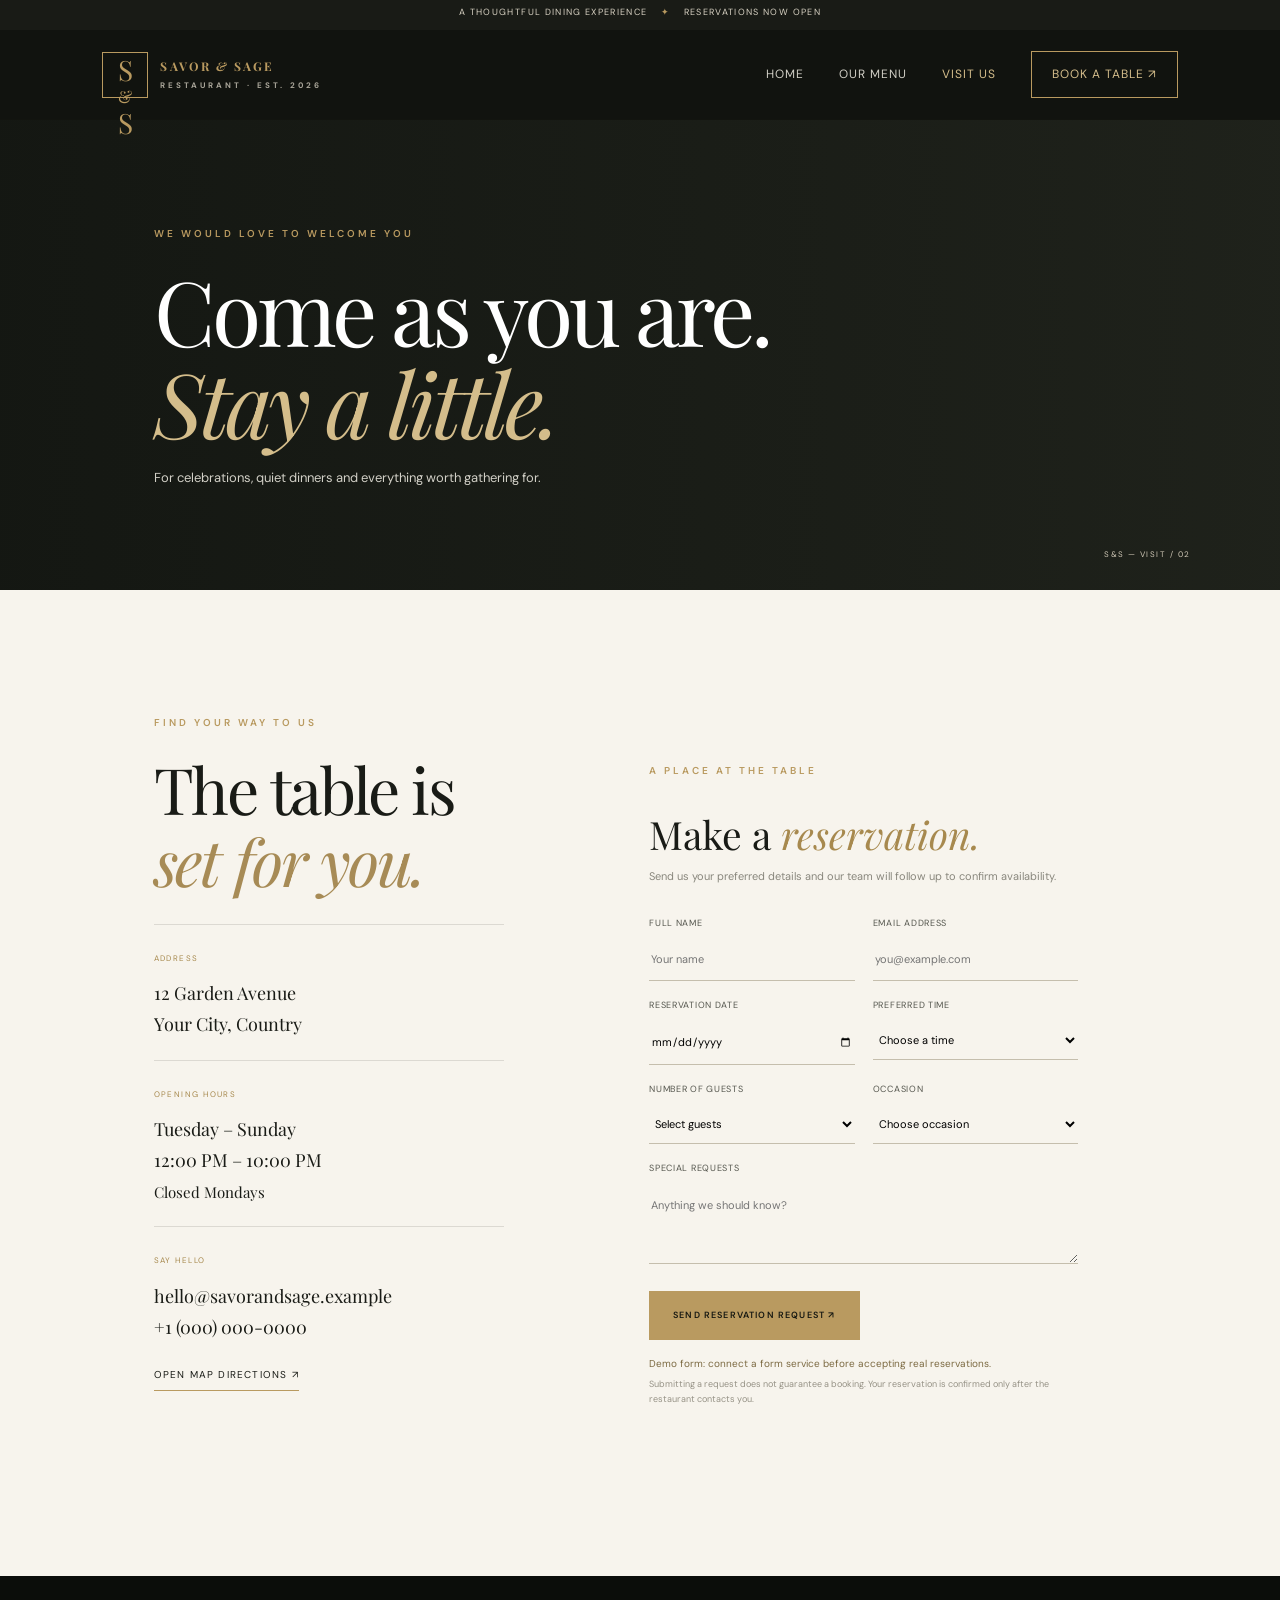
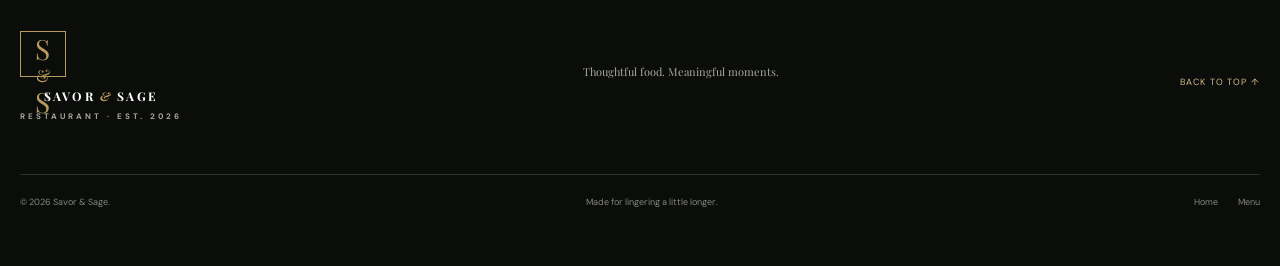
<file: contact.html>
<!DOCTYPE html>
<html lang="en">

<head>

    <meta charset="UTF-8">
    <meta name="viewport" content="width=device-width, initial-scale=1.0">

    <title>Visit & Reserve | Savor & Sage</title>

    <link rel="preconnect" href="https://fonts.googleapis.com">
    <link rel="preconnect" href="https://fonts.gstatic.com" crossorigin>

    <link href="https://fonts.googleapis.com/css2?family=DM+Sans:wght@400;500;600;700&family=Playfair+Display:wght@400;500;600;700&display=swap" rel="stylesheet">

    <link rel="stylesheet" href="style.css">

    <script src="script.js" defer></script>

</head>

<body>

<div class="announcement">
    A THOUGHTFUL DINING EXPERIENCE
    <span>✦</span>
    RESERVATIONS NOW OPEN
</div>


<header class="site-header">

    <a href="index.html" class="brand">

        <span class="brand-mark">S<span>&</span>S</span>

        <span class="brand-name">
            SAVOR <i>&</i> SAGE
            <small>RESTAURANT · EST. 2026</small>
        </span>

    </a>

    <button class="nav-toggle" aria-label="Toggle navigation" aria-expanded="false">
        <span></span>
        <span></span>
    </button>

    <nav class="main-nav">

        <a href="index.html">Home</a>
        <a href="menu.html">Our Menu</a>
        <a href="contact.html" class="active">Visit Us</a>

        <a href="#reservation" class="nav-cta">
            Book a Table ↗
        </a>

    </nav>

</header>


<main>

    <section class="page-hero contact-hero">

        <div class="page-hero-bg"></div>

        <div class="page-hero-content reveal">

            <p class="eyebrow">
                WE WOULD LOVE TO WELCOME YOU
            </p>

            <h1>
                Come as you are.
                <br>
                <em>Stay a little.</em>
            </h1>

            <p>
                For celebrations, quiet dinners and
                everything worth gathering for.
            </p>

        </div>

        <span class="page-index">S&S — VISIT / 02</span>

    </section>


    <section class="contact-layout section-pad">


        <!-- RESTAURANT INFORMATION -->

        <div class="contact-details reveal">

            <p class="eyebrow">FIND YOUR WAY TO US</p>

            <h2 class="section-title">
                The table is
                <br>
                <em>set for you.</em>
            </h2>


            <div class="detail-block">

                <span class="detail-label">ADDRESS</span>

                <p>
                    12 Garden Avenue
                    <br>
                    Your City, Country
                </p>

            </div>


            <div class="detail-block">

                <span class="detail-label">OPENING HOURS</span>

                <p>
                    Tuesday – Sunday
                    <br>
                    12:00 PM – 10:00 PM
                    <br>
                    <small>Closed Mondays</small>
                </p>

            </div>


            <div class="detail-block">

                <span class="detail-label">SAY HELLO</span>

                <p>
                    <a href="mailto:hello@savorandsage.example">
                        hello@savorandsage.example
                    </a>

                    <br>

                    <a href="tel:+10000000000">
                        +1 (000) 000-0000
                    </a>
                </p>

            </div>


            <a href="https://maps.google.com"
                target="_blank"
                rel="noopener"
                class="text-link">

                Open Map Directions ↗

            </a>

        </div>


        <!-- RESERVATION FORM -->

        <div class="reservation-panel reveal" id="reservation">

            <p class="eyebrow">A PLACE AT THE TABLE</p>

            <h2>
                Make a <em>reservation.</em>
            </h2>

            <p class="form-intro">
                Send us your preferred details and our team
                will follow up to confirm availability.
            </p>


            <form id="reservationForm" class="reservation-form">


                <div class="form-row">

                    <label>
                        Full Name

                        <input
                            type="text"
                            name="name"
                            placeholder="Your name"
                            required
                            minlength="2"
                        >

                    </label>


                    <label>
                        Email Address

                        <input
                            type="email"
                            name="email"
                            placeholder="you@example.com"
                            required
                        >

                    </label>

                </div>


                <div class="form-row">

                    <label>
                        Reservation Date

                        <input
                            type="date"
                            name="date"
                            id="bookingDate"
                            required
                        >

                    </label>


                    <label>
                        Preferred Time

                        <select name="time" required>

                            <option value="">Choose a time</option>

                            <option>12:00 PM</option>
                            <option>1:00 PM</option>
                            <option>2:00 PM</option>
                            <option>5:00 PM</option>
                            <option>6:00 PM</option>
                            <option>7:00 PM</option>
                            <option>8:00 PM</option>
                            <option>9:00 PM</option>

                        </select>

                    </label>

                </div>


                <div class="form-row">

                    <label>
                        Number of Guests

                        <select name="guests" required>

                            <option value="">Select guests</option>

                            <option>1</option>
                            <option>2</option>
                            <option>3</option>
                            <option>4</option>
                            <option>5</option>
                            <option>6</option>
                            <option>7+</option>

                        </select>

                    </label>


                    <label>
                        Occasion

                        <select name="occasion">

                            <option value="">Choose occasion</option>

                            <option>Just because</option>
                            <option>Birthday</option>
                            <option>Anniversary</option>
                            <option>Business dinner</option>
                            <option>Other</option>

                        </select>

                    </label>

                </div>


                <label>
                    Special Requests

                    <textarea
                        name="message"
                        rows="3"
                        placeholder="Anything we should know?"
                    ></textarea>

                </label>


                <button type="submit" class="button button-gold submit-button">

                    Send Reservation Request ↗

                </button>


                <p class="form-status" id="formStatus" role="status" aria-live="polite">
                    Demo form: connect a form service before accepting real reservations.
                </p>


                <p class="form-privacy">
                    Submitting a request does not guarantee a booking.
                    Your reservation is confirmed only after the restaurant
                    contacts you.
                </p>

            </form>

        </div>

    </section>

</main>


<footer class="site-footer">

    <div class="footer-top">

        <a href="index.html" class="brand footer-brand">

            <span class="brand-mark">S<span>&</span>S</span>

            <span class="brand-name">
                SAVOR <i>&</i> SAGE
                <small>RESTAURANT · EST. 2026</small>
            </span>

        </a>

        <p>Thoughtful food. Meaningful moments.</p>

        <a href="#" class="back-top">Back to Top ↑</a>

    </div>


    <div class="footer-bottom">

        <span>© <span data-year></span> Savor & Sage.</span>

        <span>Made for lingering a little longer.</span>

        <div>
            <a href="index.html">Home</a>
            <a href="menu.html">Menu</a>
        </div>

    </div>

</footer>

</body>
</html>
</file>
<file: style.css>
:root {
    --ink: #191b16;
    --ink-soft: #34372f;
    --cream: #f4f1e9;
    --paper: #faf8f2;
    --gold: #c4a66a;
    --gold-light: #dfc894;
    --muted: #89877d;

    --serif: "Playfair Display", Georgia, serif;
    --sans: "DM Sans", Arial, sans-serif;
}

* {
    box-sizing: border-box;
}

html {
    scroll-behavior: smooth;
    scroll-padding-top: 100px;
}

body {
    margin: 0;
    background: var(--paper);
    color: var(--ink);
    font-family: var(--sans);
    font-size: 14px;
    line-height: 1.7;
}

img {
    display: block;
    width: 100%;
    height: 100%;
    object-fit: cover;
}

a {
    color: inherit;
    text-decoration: none;
}

button,
input,
select,
textarea {
    font: inherit;
}


/* ANNOUNCEMENT */

.announcement {
    height: 30px;
    background: var(--ink);
    color: #d8d2c3;
    text-align: center;
    font-size: 9px;
    letter-spacing: .15em;
    text-transform: uppercase;
    padding: 5px 12px;
}

.announcement span {
    color: var(--gold);
    padding: 0 10px;
}


/* HEADER */

.site-header {
    height: 88px;
    padding: 0 7%;
    display: flex;
    align-items: center;
    justify-content: space-between;
    background: var(--paper);
    position: sticky;
    top: 0;
    z-index: 50;
    border-bottom: 1px solid rgba(25,27,22,.08);
}

.brand {
    display: flex;
    align-items: center;
    gap: 12px;
}

.brand-mark {
    font-family: var(--serif);
    font-size: 28px;
    letter-spacing: -.12em;
    border: 1px solid var(--gold);
    height: 46px;
    width: 46px;
    display: grid;
    place-items: center;
    padding-right: 4px;
}

.brand-mark span {
    color: var(--gold);
    font-size: 17px;
}

.brand-name {
    font-size: 12px;
    letter-spacing: .18em;
    font-weight: 700;
    line-height: 1.4;
}

.brand-name i {
    font-family: var(--serif);
    color: var(--gold);
}

.brand-name small {
    display: block;
    font-size: 7px;
    letter-spacing: .23em;
    color: var(--muted);
}

.main-nav {
    display: flex;
    align-items: center;
    gap: 34px;
}

.main-nav > a {
    font-size: 10px;
    letter-spacing: .1em;
    text-transform: uppercase;
    transition: color .3s;
}

.main-nav > a:hover,
.main-nav > a.active {
    color: #a7894e;
}

.main-nav .nav-cta {
    border: 1px solid var(--gold);
    padding: 13px 18px;
}

.nav-cta span,
.button span {
    margin-left: 14px;
    color: var(--gold-light);
}

.nav-toggle {
    display: none;
    background: none;
    border: 0;
}


/* HERO */

.hero {
    height: min(740px, 78vw);
    min-height: 570px;
    position: relative;
    background: #222;
    overflow: hidden;
    color: white;
}

.hero-image,
.hero-shade {
    position: absolute;
    inset: 0;
}

.hero-image {
    background: url("https://images.unsplash.com/photo-1414235077428-338989a2e8c0?auto=format&fit=crop&w=2200&q=90") center 55% / cover;
    animation: heroZoom 18s ease-in-out infinite alternate;
}

.hero-shade {
    background:
        linear-gradient(90deg, rgba(13,17,13,.78), rgba(13,17,13,.36) 55%, rgba(13,17,13,.12)),
        linear-gradient(0deg, rgba(0,0,0,.3), transparent 40%);
}

.hero-content {
    position: absolute;
    left: 12%;
    top: 50%;
    transform: translateY(-48%);
    max-width: 660px;
}

.eyebrow {
    font-size: 9px;
    letter-spacing: .23em;
    font-weight: 600;
    color: #a58a55;
    text-transform: uppercase;
    margin-bottom: 22px;
}

.hero .eyebrow,
.light-link {
    color: var(--gold-light);
}

.hero h1,
.page-hero h1 {
    font-family: var(--serif);
    font-size: clamp(54px, 7.5vw, 105px);
    line-height: 1.03;
    font-weight: 400;
    letter-spacing: -.045em;
    margin-bottom: 25px;
}

.hero h1 em,
.page-hero h1 em,
.section-title em {
    font-weight: 400;
    color: var(--gold-light);
}

.hero-copy {
    max-width: 420px;
    color: rgba(255,255,255,.78);
    font-size: 13px;
    line-height: 2;
}

.hero-actions {
    display: flex;
    align-items: center;
    gap: 30px;
    margin-top: 34px;
}


/* BUTTONS */

.button {
    display: inline-flex;
    align-items: center;
    justify-content: center;
    padding: 16px 23px;
    font-size: 9px;
    letter-spacing: .13em;
    text-transform: uppercase;
    font-weight: 600;
    transition: transform .3s, background .3s;
}

.button:hover {
    transform: translateY(-4px);
}

.button-gold {
    background: var(--gold);
    color: #171912;
    border: 1px solid var(--gold);
}

.button-gold:hover {
    background: var(--gold-light);
}

.button-gold span {
    color: white;
}

.text-link {
    display: inline-flex;
    align-items: center;
    gap: 16px;
    font-size: 10px;
    letter-spacing: .12em;
    text-transform: uppercase;
    border-bottom: 1px solid var(--gold);
    padding-bottom: 7px;
}

.text-link span {
    color: #a7894e;
    transition: transform .3s;
}

.text-link:hover span {
    transform: translateX(5px);
}

.hero-caption {
    position: absolute;
    bottom: 28px;
    left: 7%;
    right: 7%;
    display: flex;
    justify-content: space-between;
    font-size: 8px;
    letter-spacing: .17em;
    color: rgba(255,255,255,.7);
}


/* SECTION LAYOUT */

.section-pad {
    padding: 120px 12%;
}

.intro {
    display: grid;
    grid-template-columns: 90px 1fr;
    gap: 55px;
    background: var(--cream);
}

.intro-side {
    display: flex;
    align-items: center;
    gap: 22px;
}

.vertical-label {
    writing-mode: vertical-rl;
    transform: rotate(180deg);
    font-size: 8px;
    letter-spacing: .2em;
    color: var(--muted);
}

.fine-line {
    height: 100px;
    width: 1px;
    background: var(--gold);
}

.section-title {
    font-family: var(--serif);
    font-size: clamp(38px, 5vw, 65px);
    line-height: 1.13;
    font-weight: 400;
    letter-spacing: -.035em;
    margin-bottom: 26px;
}

.section-title em {
    color: #a78b56;
}

.intro-bottom {
    display: flex;
    align-items: flex-end;
    justify-content: space-between;
    gap: 40px;
}

.intro-bottom p,
.feature-copy > p:not(.eyebrow) {
    max-width: 430px;
    color: #747268;
    font-size: 12px;
    line-height: 2;
}


/* FEATURE */

.feature-grid {
    display: grid;
    grid-template-columns: 1fr 1fr;
    min-height: 570px;
    background: var(--ink);
    color: var(--cream);
}

.feature-photo {
    min-height: 570px;
    overflow: hidden;
}

.feature-photo img {
    transition: transform 1.2s;
}

.feature-photo:hover img {
    transform: scale(1.045);
}

.feature-copy {
    padding: 100px 13%;
    align-self: center;
}

.feature-copy .section-title {
    margin-bottom: 25px;
}

.feature-copy > p:not(.eyebrow) {
    color: #aaa99f;
    margin-bottom: 35px;
}

.button-outline {
    border: 1px solid var(--gold);
    color: var(--cream);
}


/* SIGNATURE DISHES */

.signature {
    background: var(--paper);
}

.section-heading {
    display: flex;
    align-items: flex-end;
    justify-content: space-between;
    margin-bottom: 45px;
}

.signature-grid {
    display: grid;
    grid-template-columns: repeat(3, 1fr);
    gap: 28px;
}

.dish-card {
    min-width: 0;
}

.dish-image {
    height: 280px;
    position: relative;
    overflow: hidden;
    background: #ddd;
}

.dish-image img {
    transition: transform .8s cubic-bezier(.2,.7,.2,1);
}

.dish-card:hover .dish-image img {
    transform: scale(1.07);
}

.dish-number {
    position: absolute;
    left: 17px;
    top: 17px;
    background: var(--paper);
    padding: 7px 10px;
    font-size: 9px;
    color: var(--gold);
}

.dish-meta {
    display: flex;
    justify-content: space-between;
    gap: 12px;
    align-items: baseline;
    margin: 18px 0 7px;
}

.dish-meta h3 {
    font-family: var(--serif);
    font-size: 20px;
    font-weight: 400;
    margin: 0;
}

.dish-meta > span {
    font-size: 9px;
    color: #a7894e;
    letter-spacing: .1em;
    text-transform: uppercase;
}

.dish-card > p {
    font-size: 11px;
    color: var(--muted);
    line-height: 1.8;
}


/* QUOTE */

.quote-band {
    background: var(--ink);
    color: var(--cream);
    padding: 100px 20px;
    text-align: center;
}

.quote-mark {
    font-family: var(--serif);
    font-size: 65px;
    color: var(--gold);
    line-height: .8;
}

.quote-inner > p {
    font-family: var(--serif);
    font-size: clamp(30px, 4vw, 48px);
    line-height: 1.25;
    margin: 20px 0 25px;
}


/* CTA */

.cta-section {
    background:
        linear-gradient(rgba(19,23,18,.78), rgba(19,23,18,.82)),
        url("https://images.unsplash.com/photo-1517248135467-4c7edcad34c4?auto=format&fit=crop&w=1800&q=85") center / cover;

    color: white;
    text-align: center;
}

.cta-inner .section-title {
    margin-bottom: 35px;
}


/* FOOTER */

.site-footer {
    background: #141711;
    color: #eae6dc;
    padding: 55px 7% 22px;
}

.footer-top {
    display: flex;
    align-items: center;
    justify-content: space-between;
    padding-bottom: 40px;
    border-bottom: 1px solid rgba(255,255,255,.15);
}

.footer-brand .brand-name {
    color: white;
}

.footer-top > p {
    font-family: var(--serif);
    font-size: 19px;
    color: #aaa99f;
}

.back-top {
    font-size: 9px;
    text-transform: uppercase;
    letter-spacing: .13em;
    color: var(--gold-light);
}

.footer-bottom {
    padding-top: 20px;
    display: flex;
    justify-content: space-between;
    gap: 20px;
    color: #85877e;
    font-size: 9px;
}

.footer-bottom div {
    display: flex;
    gap: 20px;
}


/* INNER PAGE HERO */

.page-hero {
    height: 470px;
    position: relative;
    background: #252820;
    color: white;
    display: flex;
    align-items: center;
    overflow: hidden;
}

.page-hero-bg {
    position: absolute;
    inset: 0;
    background-position: center;
    background-size: cover;
}

.menu-hero .page-hero-bg {
    background-image:
        linear-gradient(90deg,rgba(16,19,15,.78),rgba(16,19,15,.35)),
        url("https://images.unsplash.com/photo-1414235077428-338989a2e8c0?auto=format&fit=crop&w=1800&q=85");
}

.contact-hero .page-hero-bg {
    background-image:
        linear-gradient(90deg,rgba(16,19,15,.8),rgba(16,19,15,.3)),
        url("https://images.unsplash.com/photo-1517248135467-4c7edcad34c4?auto=format&fit=crop&w=1800&q=85");
}

.page-hero-content {
    position: relative;
    margin-left: 12%;
    max-width: 650px;
}

.page-hero h1 {
    font-size: clamp(58px, 7vw, 90px);
    margin-bottom: 18px;
}

.page-hero-content > p:last-child {
    color: #d2d0c7;
    max-width: 460px;
    font-size: 13px;
}

.page-index {
    position: absolute;
    right: 7%;
    bottom: 28px;
    font-size: 8px;
    letter-spacing: .18em;
    color: #d1c9b7;
}


/* MENU */

.menu-section {
    padding-top: 105px;
}

.menu-intro {
    max-width: 620px;
}

.menu-intro > p:last-child {
    max-width: 500px;
    color: var(--muted);
    font-size: 12px;
}

.menu-tools {
    display: flex;
    justify-content: space-between;
    align-items: center;
    gap: 25px;
    margin: 55px 0 32px;
    padding: 18px 0;
    border-top: 1px solid var(--line);
    border-bottom: 1px solid var(--line);
}

.search-box {
    display: flex;
    align-items: center;
    gap: 10px;
    border-bottom: 1px solid #aaa28f;
    padding: 7px 0;
    width: 220px;
}

.search-box span {
    font-size: 22px;
    color: #a7894e;
}

.search-box input {
    border: 0;
    outline: 0;
    background: transparent;
    width: 100%;
    font-size: 11px;
}

.filter-row {
    display: flex;
    gap: 7px;
    flex-wrap: wrap;
}

.filter-btn {
    border: 1px solid transparent;
    background: transparent;
    padding: 9px 14px;
    font-size: 9px;
    text-transform: uppercase;
    letter-spacing: .12em;
    cursor: pointer;
    color: #77756c;
    transition: .25s;
}

.filter-btn:hover,
.filter-btn.active {
    border-color: var(--gold);
    color: var(--ink);
}

.menu-grid {
    display: grid;
    grid-template-columns: repeat(3, 1fr);
    gap: 34px 24px;
}

.menu-card {
    background: #fff;
    transition: transform .35s, box-shadow .35s;
}

.menu-card:hover {
    transform: translateY(-5px);
    box-shadow: 0 18px 45px rgba(0,0,0,.08);
}

.menu-card > img {
    height: 230px;
}

.menu-card-content {
    padding: 20px;
}

.menu-card .dish-meta {
    margin: 0 0 9px;
}

.menu-card .dish-meta h3 {
    font-size: 18px;
}

.menu-card-content > p {
    font-size: 11px;
    color: var(--muted);
    min-height: 40px;
}

.dish-detail {
    border: 0;
    border-bottom: 1px solid var(--gold);
    background: none;
    padding: 5px 0;
    color: var(--ink);
    font-size: 9px;
    letter-spacing: .12em;
    text-transform: uppercase;
    cursor: pointer;
}

.dish-detail span {
    color: #a7894e;
    padding-left: 10px;
}

.empty-state {
    padding: 35px;
    text-align: center;
    color: var(--muted);
}

.menu-note {
    font-size: 10px;
    color: var(--muted);
    margin-top: 35px;
}

.menu-cta {
    background: var(--ink);
    color: white;
    text-align: center;
    padding: 90px 20px;
}

.menu-cta h2 {
    font-family: var(--serif);
    font-size: 48px;
    line-height: 1.15;
    font-weight: 400;
    margin-bottom: 28px;
}


/* FOOD DETAIL DIALOG */

.dish-dialog {
    border: 1px solid var(--gold);
    background: var(--paper);
    color: var(--ink);
    max-width: 460px;
    width: calc(100% - 36px);
    padding: 48px;
    box-shadow: 0 30px 100px rgba(0,0,0,.3);
}

.dish-dialog::backdrop {
    background: rgba(10,12,9,.7);
    backdrop-filter: blur(4px);
}

.dish-dialog h2 {
    font-family: var(--serif);
    font-size: 34px;
    font-weight: 400;
}

.dish-dialog > strong {
    display: block;
    margin: 20px 0 25px;
    color: #a7894e;
}

.dialog-close {
    position: absolute;
    right: 15px;
    top: 10px;
    border: 0;
    background: none;
    font-size: 28px;
    cursor: pointer;
}


/* CONTACT */

.contact-layout {
    display: grid;
    grid-template-columns: .8fr 1.2fr;
    gap: 10%;
    align-items: start;
}

.detail-block {
    border-top: 1px solid var(--line);
    padding: 20px 0;
}

.detail-label {
    font-size: 8px;
    letter-spacing: .18em;
    color: #a7894e;
}

.detail-block p {
    font-family: var(--serif);
    font-size: 18px;
    line-height: 1.7;
    margin: 10px 0 0;
}

.reservation-panel {
    background: var(--cream);
    padding: 48px;
}

.reservation-panel h2 {
    font-family: var(--serif);
    font-size: 39px;
    font-weight: 400;
}

.reservation-panel h2 em {
    color: #a7894e;
}

.form-intro {
    font-size: 11px;
    color: var(--muted);
    margin-bottom: 30px;
}

.reservation-form label {
    display: block;
    font-size: 9px;
    letter-spacing: .08em;
    text-transform: uppercase;
    color: #55564e;
    margin-bottom: 17px;
    flex: 1;
}

.form-row {
    display: flex;
    gap: 18px;
}

.reservation-form input,
.reservation-form select,
.reservation-form textarea {
    display: block;
    width: 100%;
    margin-top: 8px;
    border: 0;
    border-bottom: 1px solid #c5bead;
    background: transparent;
    padding: 11px 2px;
    outline: 0;
    font-size: 11px;
}

.reservation-form input:focus,
.reservation-form select:focus,
.reservation-form textarea:focus {
    border-color: #9f8048;
}

.reservation-form textarea {
    resize: vertical;
}

.submit-button {
    margin-top: 10px;
    cursor: pointer;
}

.form-status {
    font-size: 10px;
    color: #7c6a42;
    margin: 15px 0 5px;
}

.form-privacy {
    font-size: 9px;
    color: #969286;
    line-height: 1.7;
}


/* ANIMATIONS */

.reveal {
    opacity: 0;
    transform: translateY(25px);

    transition:
        opacity .8s ease,
        transform .8s cubic-bezier(.2,.7,.2,1);
}

.reveal.is-visible {
    opacity: 1;
    transform: translateY(0);
}

@keyframes heroZoom {
    from {
        transform: scale(1);
    }

    to {
        transform: scale(1.09);
    }
}

@media (prefers-reduced-motion: reduce) {

    *,
    *::before,
    *::after {
        scroll-behavior: auto !important;
        animation-duration: .01ms !important;
        transition-duration: .01ms !important;
    }

    .reveal {
        opacity: 1;
        transform: none;
    }

}


/* TABLET */

@media (max-width: 900px) {

    .site-header {
        padding: 0 5%;
        height: 76px;
    }

    .main-nav {
        gap: 18px;
    }

    .section-pad {
        padding: 85px 7%;
    }

    .feature-copy {
        padding: 75px 9%;
    }

    .menu-grid {
        grid-template-columns: repeat(2, 1fr);
    }

    .contact-layout {
        gap: 5%;
    }

    .reservation-panel {
        padding: 32px;
    }

}


/* MOBILE */

@media (max-width: 650px) {

    .site-header {
        height: 72px;
    }

    .nav-toggle {
        display: flex;
        flex-direction: column;
        gap: 6px;
        padding: 10px;
        z-index: 2;
    }

    .nav-toggle span {
        width: 24px;
        height: 1px;
        background: var(--ink);
    }

    .main-nav {
        position: absolute;
        top: 72px;
        left: 0;
        right: 0;
        background: var(--paper);

        display: flex;
        flex-direction: column;
        align-items: stretch;

        gap: 0;
        padding: 0 7%;

        max-height: 0;
        overflow: hidden;

        transition: max-height .4s, padding .4s;
    }

    .main-nav.open {
        max-height: 330px;
        padding: 15px 7% 25px;
    }

    .main-nav > a {
        padding: 14px 0;
        border-bottom: 1px solid var(--line);
    }

    .hero {
        height: 680px;
        min-height: 0;
    }

    .hero-content {
        left: 7%;
        right: 7%;
        top: 47%;
    }

    .hero h1 {
        font-size: 58px;
    }

    .hero-actions {
        align-items: flex-start;
        flex-direction: column;
        gap: 20px;
    }

    .section-pad {
        padding: 75px 7%;
    }

    .intro {
        grid-template-columns: 25px 1fr;
        gap: 20px;
    }

    .intro-bottom {
        display: block;
    }

    .feature-grid {
        grid-template-columns: 1fr;
    }

    .feature-photo {
        min-height: 330px;
        height: 330px;
    }

    .feature-copy {
        padding: 65px 8%;
    }

    .signature-grid {
        grid-template-columns: 1fr;
    }

    .dish-image {
        height: 300px;
    }

    .footer-top {
        align-items: flex-start;
        gap: 20px;
        flex-wrap: wrap;
    }

    .footer-bottom {
        flex-direction: column;
        gap: 10px;
    }

    .page-hero {
        height: 390px;
    }

    .page-hero-content {
        margin: 0 7%;
    }

    .page-hero h1 {
        font-size: 60px;
    }

    .menu-grid {
        grid-template-columns: 1fr;
    }

    .menu-tools {
        align-items: stretch;
        flex-direction: column;
    }

    .search-box {
        width: 100%;
    }

    .contact-layout {
        grid-template-columns: 1fr;
        gap: 55px;
    }

    .reservation-panel {
        padding: 28px 20px;
    }

    .form-row {
        display: block;
    }

}

/* =========================
   GLOBAL DESIGN VARIABLES
========================= */

:root {
    --ink: #191b16;
    --dark: #11130f;
    --cream: #f7f4ed;
    --paper: #eee9df;
    --gold: #b99a60;
    --gold-light: #d4bd8b;
    --text: #57574f;
    --white: #ffffff;
    --line: rgba(25, 27, 22, 0.12);

    --heading-font: "Playfair Display", Georgia, serif;
    --body-font: "DM Sans", Arial, sans-serif;

    --transition: 0.35s ease;
}

* {
    margin: 0;
    padding: 0;
    box-sizing: border-box;
}

html {
    scroll-behavior: smooth;
}

body {
    background: var(--cream);
    color: var(--ink);
    font-family: var(--body-font);
    line-height: 1.7;
}

body.modal-open {
    overflow: hidden;
}

a {
    text-decoration: none;
    color: inherit;
}

button,
input {
    font: inherit;
}

button {
    cursor: pointer;
}

img {
    display: block;
    width: 100%;
}

/* =========================
   HEADER
========================= */

.site-header {
    min-height: 90px;
    padding: 18px 8%;
    display: flex;
    justify-content: space-between;
    align-items: center;
    background: var(--dark);
    color: var(--cream);
    position: relative;
    z-index: 20;
}

.brand,
.footer-brand {
    font-family: var(--heading-font);
    font-size: 24px;
    letter-spacing: 3px;
    line-height: 1.2;
}

.brand span,
.footer-brand span {
    color: var(--gold);
}

.brand small {
    display: block;
    margin-top: 6px;
    font-family: var(--body-font);
    font-size: 8px;
    letter-spacing: 3px;
    color: #aaa69a;
}

.main-nav {
    display: flex;
    align-items: center;
    gap: 35px;
}

.main-nav a {
    font-size: 12px;
    letter-spacing: 1px;
    color: #d0cec5;
    transition: color var(--transition);
}

.main-nav a:hover,
.main-nav a.active {
    color: var(--gold-light);
}

.main-nav .nav-cta {
    border: 1px solid var(--gold);
    padding: 12px 20px;
    color: var(--gold-light);
}

.main-nav .nav-cta:hover {
    background: var(--gold);
    color: var(--dark);
}

.nav-toggle {
    display: none;
    background: none;
    border: 0;
}

.nav-toggle span {
    display: block;
    width: 25px;
    height: 2px;
    background: var(--cream);
    margin: 6px;
    transition: var(--transition);
}

/* =========================
   MENU HERO
========================= */

.menu-hero {
    min-height: 440px;
    display: grid;
    place-items: center;
    text-align: center;
    padding: 80px 20px;
    color: var(--white);

    background:
        linear-gradient(rgba(10, 12, 9, 0.65), rgba(10, 12, 9, 0.75)),
        url("https://images.unsplash.com/photo-1414235077428-338989a2e8c0?w=1800")
        center/cover no-repeat;
}

.menu-hero-content {
    max-width: 700px;
    animation: heroReveal 1s ease both;
}

.eyebrow {
    display: inline-block;
    color: var(--gold);
    font-size: 10px;
    font-weight: 600;
    letter-spacing: 3px;
    text-transform: uppercase;
}

.menu-hero h1 {
    font-family: var(--heading-font);
    font-size: clamp(55px, 8vw, 90px);
    font-weight: 400;
    line-height: 1.15;
    margin: 15px 0;
}

.menu-hero h1 em,
.section-heading h2 em,
.menu-cta h2 em {
    color: var(--gold-light);
    font-weight: 400;
}

.menu-hero p {
    max-width: 480px;
    margin: auto;
    color: #e2dfd6;
    font-size: 14px;
}

/* =========================
   MENU SECTION
========================= */

.menu-section {
    padding: 110px 8%;
}

.section-heading {
    text-align: center;
    margin-bottom: 55px;
}

.section-heading h2 {
    font-family: var(--heading-font);
    font-size: clamp(34px, 5vw, 52px);
    font-weight: 400;
    margin: 12px 0;
}

.section-heading h2 em {
    color: var(--gold);
}

.section-heading p {
    color: var(--text);
    font-size: 13px;
}

/* =========================
   SEARCH AND FILTERS
========================= */

.menu-tools {
    display: flex;
    justify-content: space-between;
    align-items: center;
    gap: 25px;
    flex-wrap: wrap;
    margin-bottom: 45px;
    padding-bottom: 25px;
    border-bottom: 1px solid var(--line);
}

.menu-search {
    display: flex;
    align-items: center;
    gap: 12px;
    border-bottom: 1px solid var(--line);
    padding: 10px 0;
    min-width: 220px;
}

.menu-search span {
    font-size: 25px;
    color: var(--gold);
}

.menu-search input {
    background: transparent;
    border: 0;
    outline: none;
    width: 100%;
    color: var(--ink);
    font-size: 12px;
}

.menu-search input::placeholder {
    color: #85847b;
}

.menu-filters {
    display: flex;
    gap: 8px;
    flex-wrap: wrap;
}

.filter-btn {
    padding: 10px 18px;
    background: transparent;
    border: 1px solid var(--line);
    color: var(--text);
    font-size: 10px;
    letter-spacing: 1px;
    transition: var(--transition);
}

.filter-btn:hover,
.filter-btn.active {
    background: var(--ink);
    color: var(--cream);
    border-color: var(--ink);
}

/* =========================
   MENU GRID
========================= */

.menu-grid {
    display: grid;
    grid-template-columns: repeat(3, minmax(0, 1fr));
    gap: 40px 25px;
}

.menu-card {
    background: #fffdf8;
    border: 1px solid rgba(25, 27, 22, 0.06);
    overflow: hidden;
    transition: transform var(--transition), box-shadow var(--transition);
}

.menu-card:hover {
    transform: translateY(-8px);
    box-shadow: 0 18px 45px rgba(25, 27, 22, 0.09);
}

.menu-card.hidden {
    display: none;
}

.menu-image {
    height: 250px;
    position: relative;
    overflow: hidden;
    background: var(--paper);
}

.menu-image img {
    height: 100%;
    object-fit: cover;
    transition: transform 0.7s ease;
}

.menu-card:hover .menu-image img {
    transform: scale(1.07);
}

.dish-tag {
    position: absolute;
    top: 17px;
    left: 17px;
    background: var(--dark);
    color: var(--gold-light);
    padding: 8px 12px;
    font-size: 8px;
    letter-spacing: 2px;
}

.menu-card-content {
    padding: 25px 22px 22px;
}

.dish-heading {
    display: flex;
    justify-content: space-between;
    align-items: flex-start;
    gap: 10px;
}

.dish-heading h3 {
    font-family: var(--heading-font);
    font-size: 20px;
    line-height: 1.4;
    font-weight: 500;
}

.price {
    color: var(--gold);
    font-size: 15px;
    font-weight: 600;
    white-space: nowrap;
}

.menu-card-content p {
    color: var(--text);
    font-size: 11px;
    margin: 13px 0 20px;
    min-height: 42px;
}

.details-btn {
    display: flex;
    align-items: center;
    justify-content: space-between;
    width: 100%;
    background: transparent;
    border: 0;
    border-top: 1px solid var(--line);
    padding-top: 15px;
    color: var(--ink);
    font-size: 10px;
    font-weight: 600;
    letter-spacing: 1px;
    text-align: left;
}

.details-btn span {
    color: var(--gold);
    font-size: 17px;
    transition: transform var(--transition);
}

.details-btn:hover span {
    transform: translate(4px, -4px);
}

.no-results {
    padding: 40px 10px;
    text-align: center;
    color: var(--text);
    font-size: 13px;
}

.menu-note {
    text-align: center;
    margin-top: 55px;
    color: var(--text);
    font-size: 11px;
    font-style: italic;
}

/* =========================
   MENU CTA
========================= */

.menu-cta {
    background: var(--dark);
    color: var(--cream);
    text-align: center;
    padding: 95px 20px;
}

.menu-cta h2 {
    font-family: var(--heading-font);
    font-size: clamp(35px, 5vw, 52px);
    font-weight: 400;
    margin: 15px 0;
}

.menu-cta p {
    color: #b9b6ad;
    font-size: 12px;
    max-width: 450px;
    margin: 0 auto 30px;
}

.gold-button {
    display: inline-flex;
    justify-content: center;
    align-items: center;
    gap: 20px;
    padding: 15px 23px;
    background: var(--gold);
    color: var(--dark);
    font-size: 10px;
    font-weight: 700;
    letter-spacing: 1px;
    transition: var(--transition);
}

.gold-button:hover {
    background: var(--gold-light);
    transform: translateY(-3px);
}

/* =========================
   DISH MODAL
========================= */

.dish-modal {
    position: fixed;
    inset: 0;
    z-index: 100;
    display: grid;
    place-items: center;
    padding: 20px;
    opacity: 0;
    visibility: hidden;
    transition: var(--transition);
}

.dish-modal.open {
    opacity: 1;
    visibility: visible;
}

.modal-overlay {
    position: absolute;
    inset: 0;
    background: rgba(0, 0, 0, 0.78);
    backdrop-filter: blur(5px);
}

.modal-content {
    position: relative;
    z-index: 1;
    width: min(100%, 520px);
    background: var(--cream);
    padding: 55px 45px;
    transform: translateY(20px);
    transition: transform var(--transition);
}

.dish-modal.open .modal-content {
    transform: translateY(0);
}

.modal-close {
    position: absolute;
    top: 15px;
    right: 20px;
    background: transparent;
    border: 0;
    color: var(--ink);
    font-size: 30px;
}

.modal-content h2 {
    font-family: var(--heading-font);
    font-size: 35px;
    font-weight: 400;
    margin: 15px 0;
}

.modal-content > p {
    color: var(--text);
    font-size: 13px;
    margin-bottom: 30px;
}

.modal-bottom {
    display: flex;
    justify-content: space-between;
    align-items: center;
    gap: 15px;
    padding-top: 20px;
    border-top: 1px solid var(--line);
}

.modal-bottom > span {
    color: var(--gold);
    font-size: 20px;
    font-weight: 600;
}

/* =========================
   FOOTER
========================= */

.site-footer {
    background: #0b0d0a;
    color: #aaa69a;
    text-align: center;
    padding: 55px 20px;
}

.footer-brand {
    display: inline-block;
    color: var(--cream);
    margin-bottom: 12px;
}

.site-footer p {
    font-size: 11px;
    margin-bottom: 20px;
}

.site-footer > span {
    font-size: 9px;
    letter-spacing: 1px;
}

/* =========================
   ANIMATIONS
========================= */

.reveal {
    opacity: 0;
    transform: translateY(25px);
    transition: opacity 0.7s ease, transform 0.7s ease;
}

.reveal.visible {
    opacity: 1;
    transform: translateY(0);
}

@keyframes heroReveal {
    from {
        opacity: 0;
        transform: translateY(25px);
    }

    to {
        opacity: 1;
        transform: translateY(0);
    }
}

/* =========================
   RESPONSIVE DESIGN
========================= */

@media (max-width: 1000px) {
    .menu-section {
        padding: 85px 5%;
    }

    .menu-grid {
        grid-template-columns: repeat(2, minmax(0, 1fr));
    }

    .site-header {
        padding-inline: 5%;
    }
}

@media (max-width: 700px) {
    .site-header {
        min-height: 75px;
    }

    .nav-toggle {
        display: block;
        z-index: 30;
    }

    .main-nav {
        position: absolute;
        top: 100%;
        left: 0;
        width: 100%;
        background: var(--dark);
        padding: 25px 8% 30px;
        display: flex;
        flex-direction: column;
        align-items: flex-start;
        gap: 23px;

        opacity: 0;
        visibility: hidden;
        transform: translateY(-10px);
        transition: var(--transition);
    }

    .main-nav.open {
        opacity: 1;
        visibility: visible;
        transform: translateY(0);
    }

    .main-nav .nav-cta {
        margin-top: 5px;
    }

    .menu-hero {
        min-height: 350px;
    }

    .menu-section {
        padding: 75px 6%;
    }

    .menu-tools {
        align-items: stretch;
    }

    .menu-search {
        width: 100%;
    }

    .menu-filters {
        width: 100%;
    }

    .filter-btn {
        flex: 1;
        padding: 10px 12px;
    }

    .menu-grid {
        grid-template-columns: 1fr;
        gap: 30px;
    }

    .menu-image {
        height: 260px;
    }

    .menu-card-content {
        padding: 23px;
    }

    .modal-content {
        padding: 45px 25px 30px;
    }

    .modal-content h2 {
        font-size: 29px;
    }

    .modal-bottom {
        align-items: flex-start;
        flex-direction: column;
    }
}

@media (prefers-reduced-motion: reduce) {
    *,
    *::before,
    *::after {
        scroll-behavior: auto !important;
        animation-duration: 0.01ms !important;
        transition-duration: 0.01ms !important;
    }

    .reveal {
        opacity: 1;
        transform: none;
    }
}
</file>
